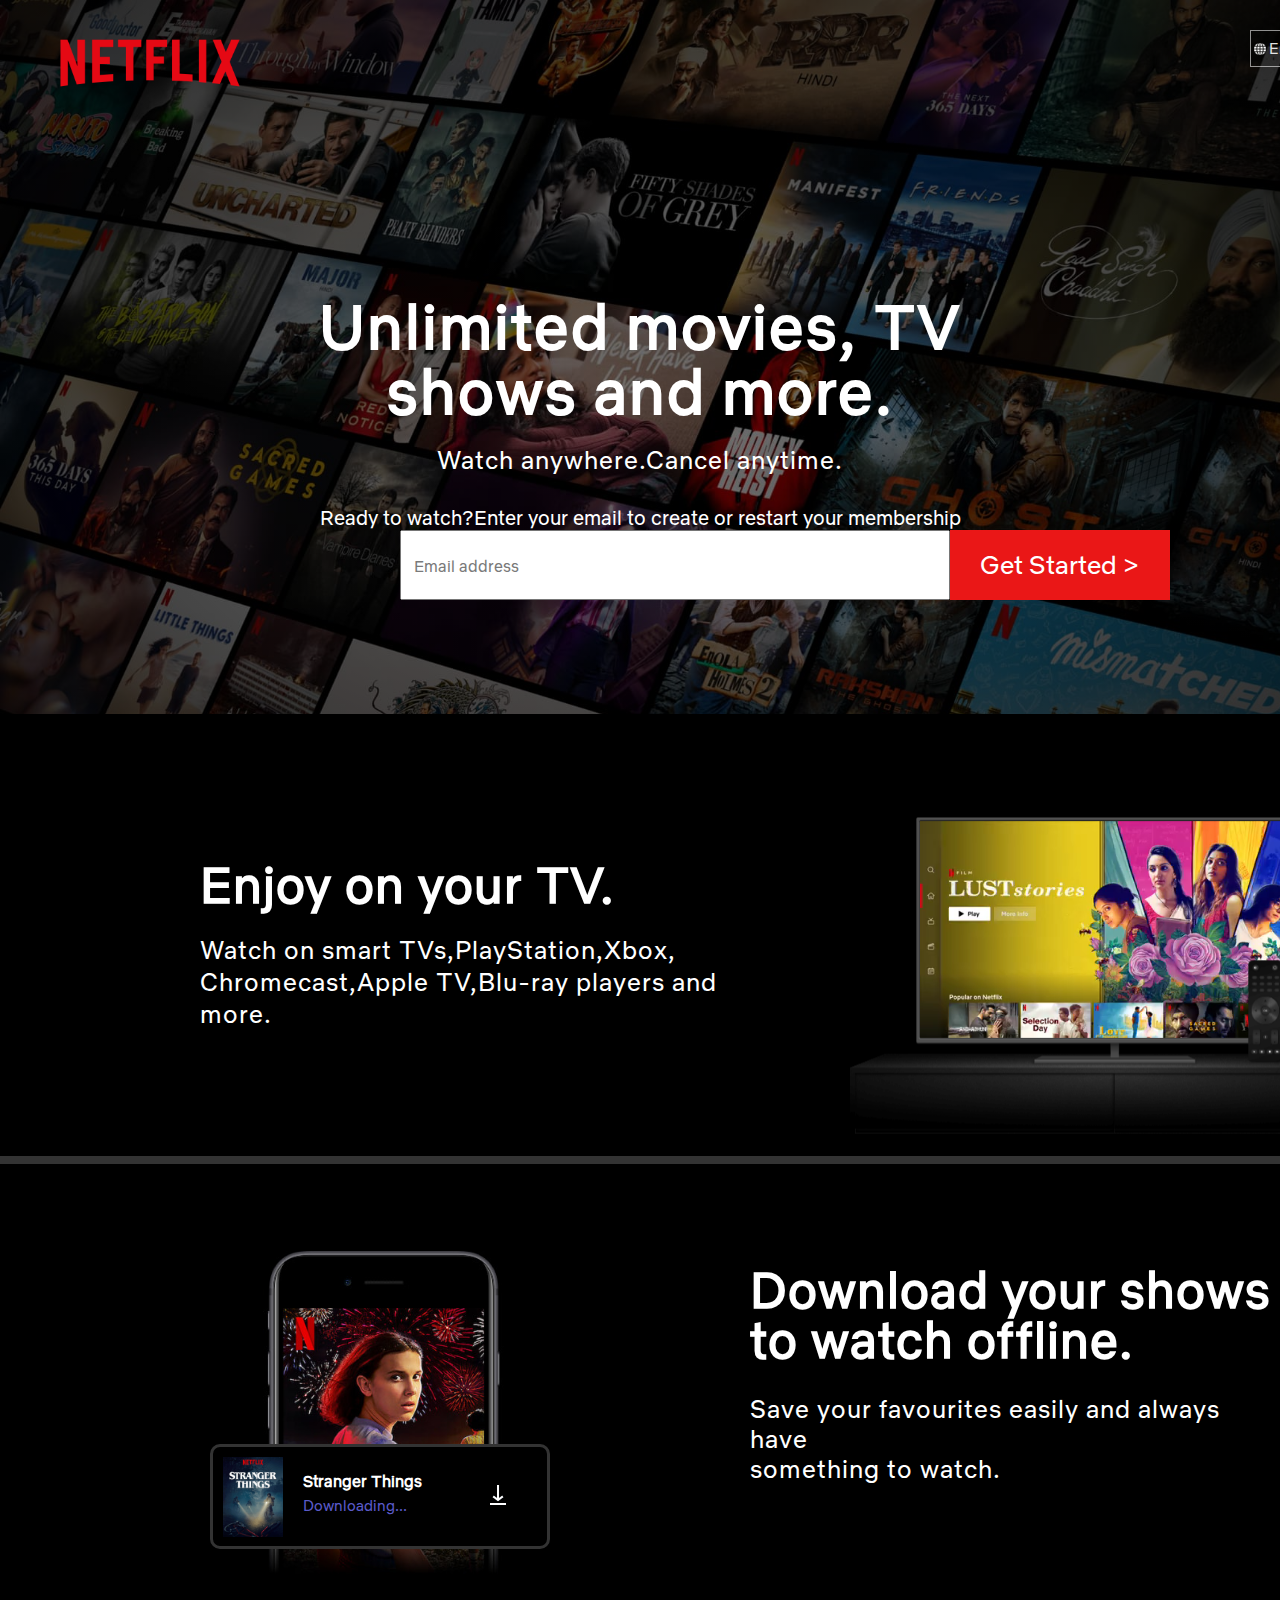
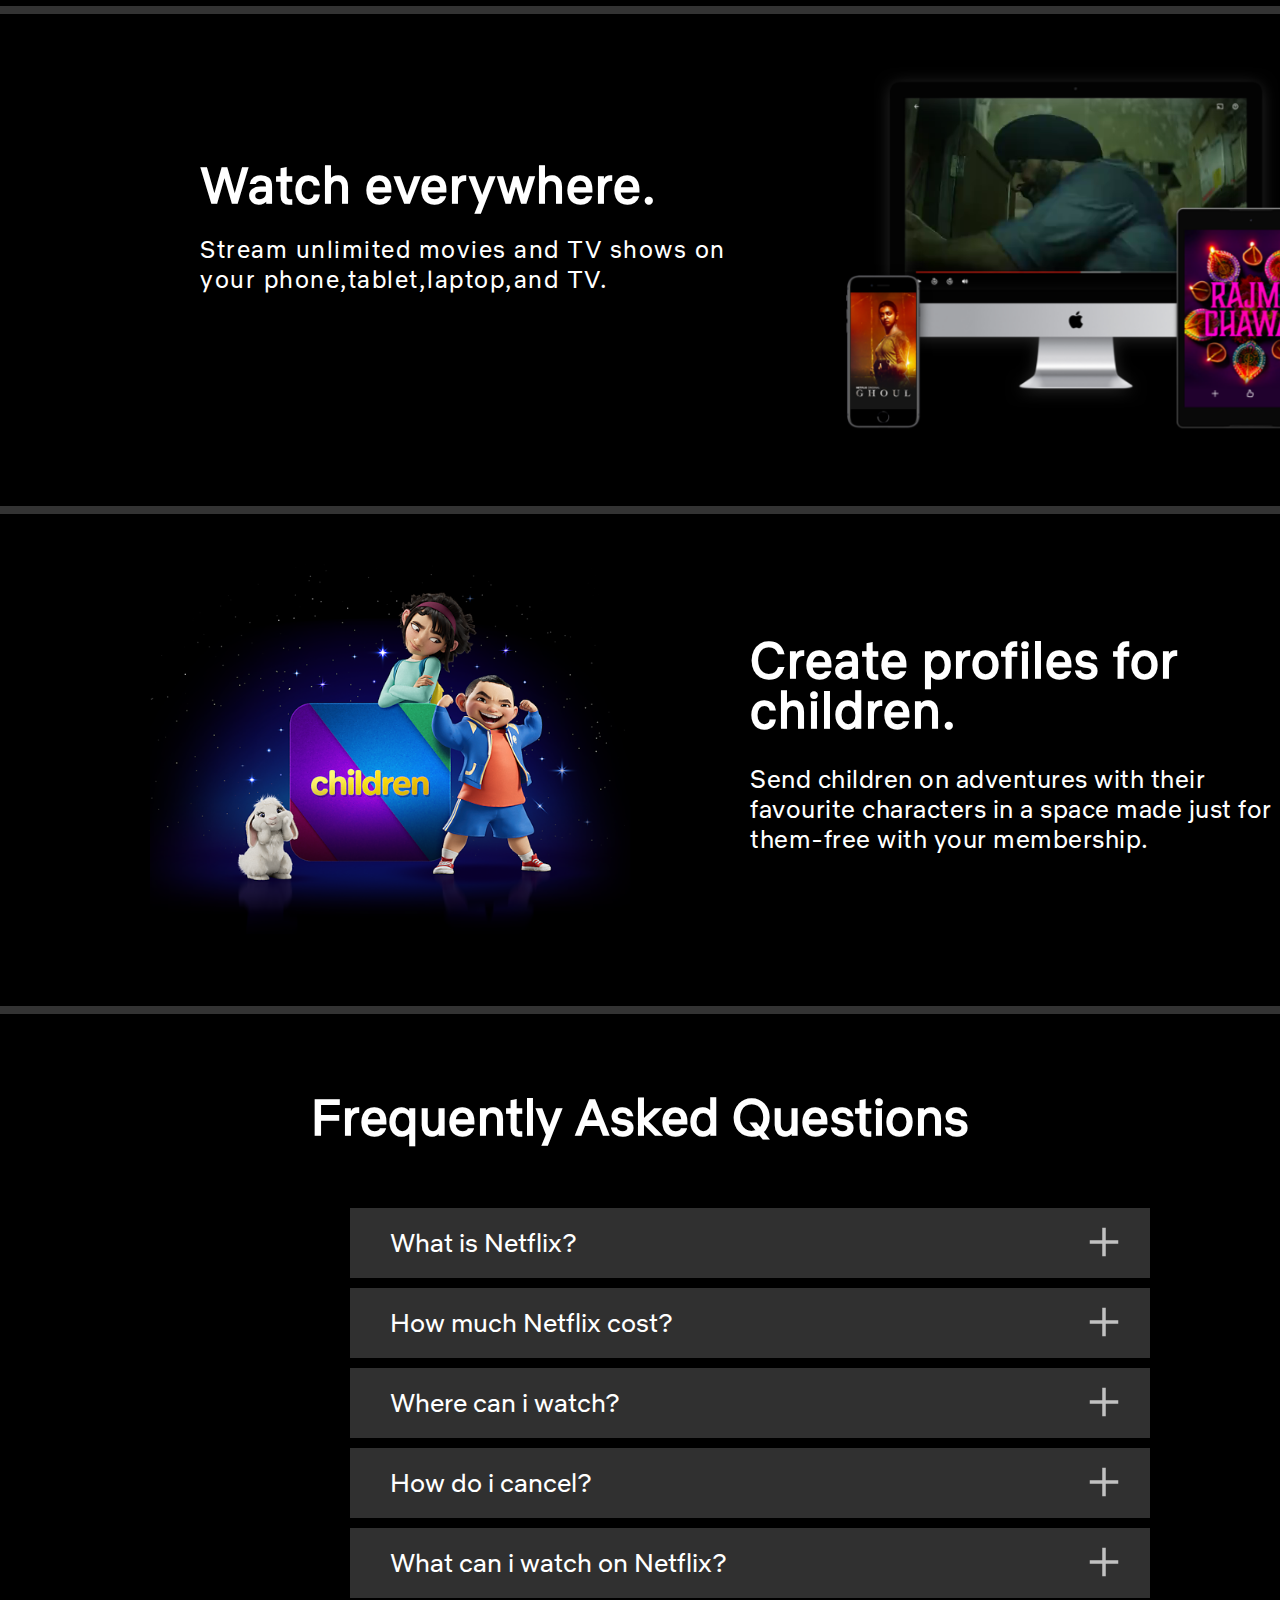
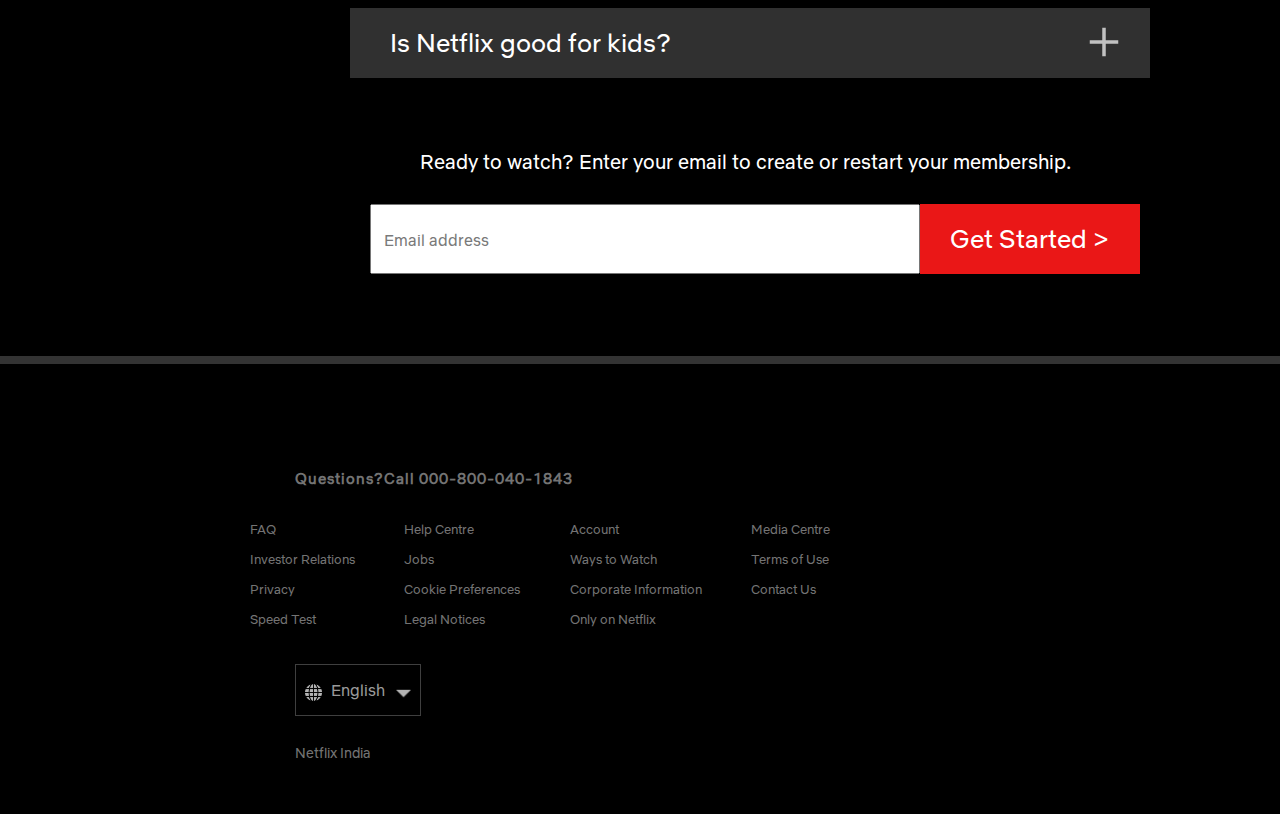
<file: index.html>
<!DOCTYPE html>
<html lang="en">
<head>
    <meta charset="UTF-8">
    <meta http-equiv="X-UA-Compatible" content="IE=edge">
    <meta name="viewport" content="width=device-width, initial-scale=1.0">
    <title>Netflix India-Watch TV Shows Online, Watch Movies Online</title>
    <link rel="icon" type="image/x-icon" href="./images/Title Logo.png">
    <link rel="stylesheet" href="./netflix.css">
  </head>
<body>
    <header>
        <img src="./images/Main logo.png" alt="">
        <img src="./images/lang.png" id="logo1" alt="">
        <button id="header-lang-button" > English </button>
        <img src="./images/drop.png" id="logo2" alt="">
        <button id="header-signin-button">Sign In</button>
    </header>
    <section>
<!--Section 1 -->
    <div class="main-login-page">
        <div class="Section-1-page-text">
            <h1>Unlimited movies, TV shows and more.</h1>
            <h2>Watch anywhere.Cancel anytime.</h2>
            <h3>Ready to watch?Enter your email to create or restart your membership</h3>
        </div>
        <div class="Section-1-email">
            <input type="email" id="email" autocomplete="off">
            <label>Email address</label>
            <div id="Section-1-email-btn">Get Started ></div>
        </div>
    </div>
<!-- Section 2 -->
    <div class="Section-2">
        <div class="Section-2-text">
            <h1>Enjoy on your TV.</h1>
            <h3>Watch on smart TVs,PlayStation,Xbox,<br>Chromecast,Apple TV,Blu-ray players and <br>more.</h3>
        </div>
        <div class="Section-2-tv">
            <video src="./video/video1.m4v"   autoplay="" loop=""  ></video>
            <img src="./images/Tv 1.png" alt="">
        </div>
    </div>
<!-- Section 3 -->
    <div class="Section-3">
        <div class="book-sec">
            <img src="./images/boxshot.png" class="box-img" alt="">
            <p id="box-p1">Stranger Things</p>
            <p id="box-p2">Downloading...</p> 
            <img src="./images/dwnld gif.gif" class="gif" alt="">
        </div>
        <div class="Ad-1">
            <img src="./images/mobgirl.jpg" id="mobgirl" alt="">
        </div>
        <div class="Section-3-text">
            <h1>Download your shows <br>to watch offline.</h1>
            <h3>Save your favourites easily and always have <br>something to watch.</h3>
        </div>
    </div>
<!-- Section 4 -->
    <div class="Section-4">
        <div class="Section-4-text">
            <h1>Watch everywhere.</h1>
            <h3>Stream unlimited movies and TV shows on <br>your phone,tablet,laptop,and TV.</h3>
        </div>
        <div class="Section-4-tv">
            <video src="./video/video 2.m4v" autoplay="" loop=""></video>
            <img src="./images/Tv 2.png" alt="">
        </div>
    </div>
<!-- Section 5 kids -->
    <div class="Section-5">
        <div class="Ad-2">
            <img src="./images/childsec.png" alt="">
        </div>
        <div class="Section-5-text">
            <h1>Create profiles for <br>children.</h1>
            <h3>Send children on adventures with their <br>favourite characters in a space made just for<br> them-free with your membership.</h3>
        </div>
    </div>
<!-- Section 6 FAQ -->
    <div class="Section-6">
        <h1>Frequently Asked Questions</h1>
        <div class="Faq-list">
            <div class="faq ">What is Netflix? <img src="./images/plus.png" alt=""></div>
            <div class="faq">How much Netflix cost? <img src="./images/plus.png" alt=""></div>
            <div class="faq">Where can i watch? <img src="./images/plus.png" alt=""></div>
            <div class="faq">How do i cancel? <img src="./images/plus.png" alt=""></div>
            <div class="faq">What can i watch on Netflix? <img src="./images/plus.png" alt=""></div>
            <div class="faq">Is Netflix good for kids? <img src="./images/plus.png" alt=""></div>
        </div>
        <h4>Ready to watch? Enter your email to create or restart your membership.</h4>
        <div class="Section-6-faq-email"> 
            <input type="email" id="email2" autocomplete="off">
            <label>Email address</label>
        <div id="Section-6-email-btn">Get Started ></div>
        </div>
    </div>
    </section>
<!-- Footer Section -->
    <footer>
        <h3>Questions?Call 000-800-040-1843</h3>
    <div class="footer-list">
        <ul class="lst1">
            <li> <a href="">FAQ</a> </li>
            <li><a href="">Investor Relations</a> </li>
            <li><a href="">Privacy</a> </li>
            <li><a href="">Speed Test</a> </li>
        </ul>
        <ul class="lst2">
            <li><a href="">Help Centre</a> </li>
            <li><a href="">Jobs</a> </li>
            <li><a href="">Cookie Preferences</a> </li>
            <li><a href="">Legal Notices</a> </li>
        </ul>
        <ul class="lst3">
            <li><a href="">Account</a> </li>
            <li><a href="">Ways to Watch</a> </li>
            <li><a href="">Corporate Information</a> </li>
            <li><a href="">Only on Netflix</a> </li>
        </ul>
        <ul class="lst4">
            <li><a href="">Media Centre</a> </li>
            <li><a href=""> Terms of Use</a></li>
            <li><a href=""> Contact Us</a></li>
        </ul>
    </div>
    <!-- Footer button section -->
    <div>
        <img src="./images/lang.png" id="ftrlogo1" alt="">
        <button id="footer-lang-button" >English</button>
        <img src="./images/drop.png" id="ftrlogo2" alt="">
    </div>
        <p>Netflix India</p>
    </footer>
</body>
</html>
</file>
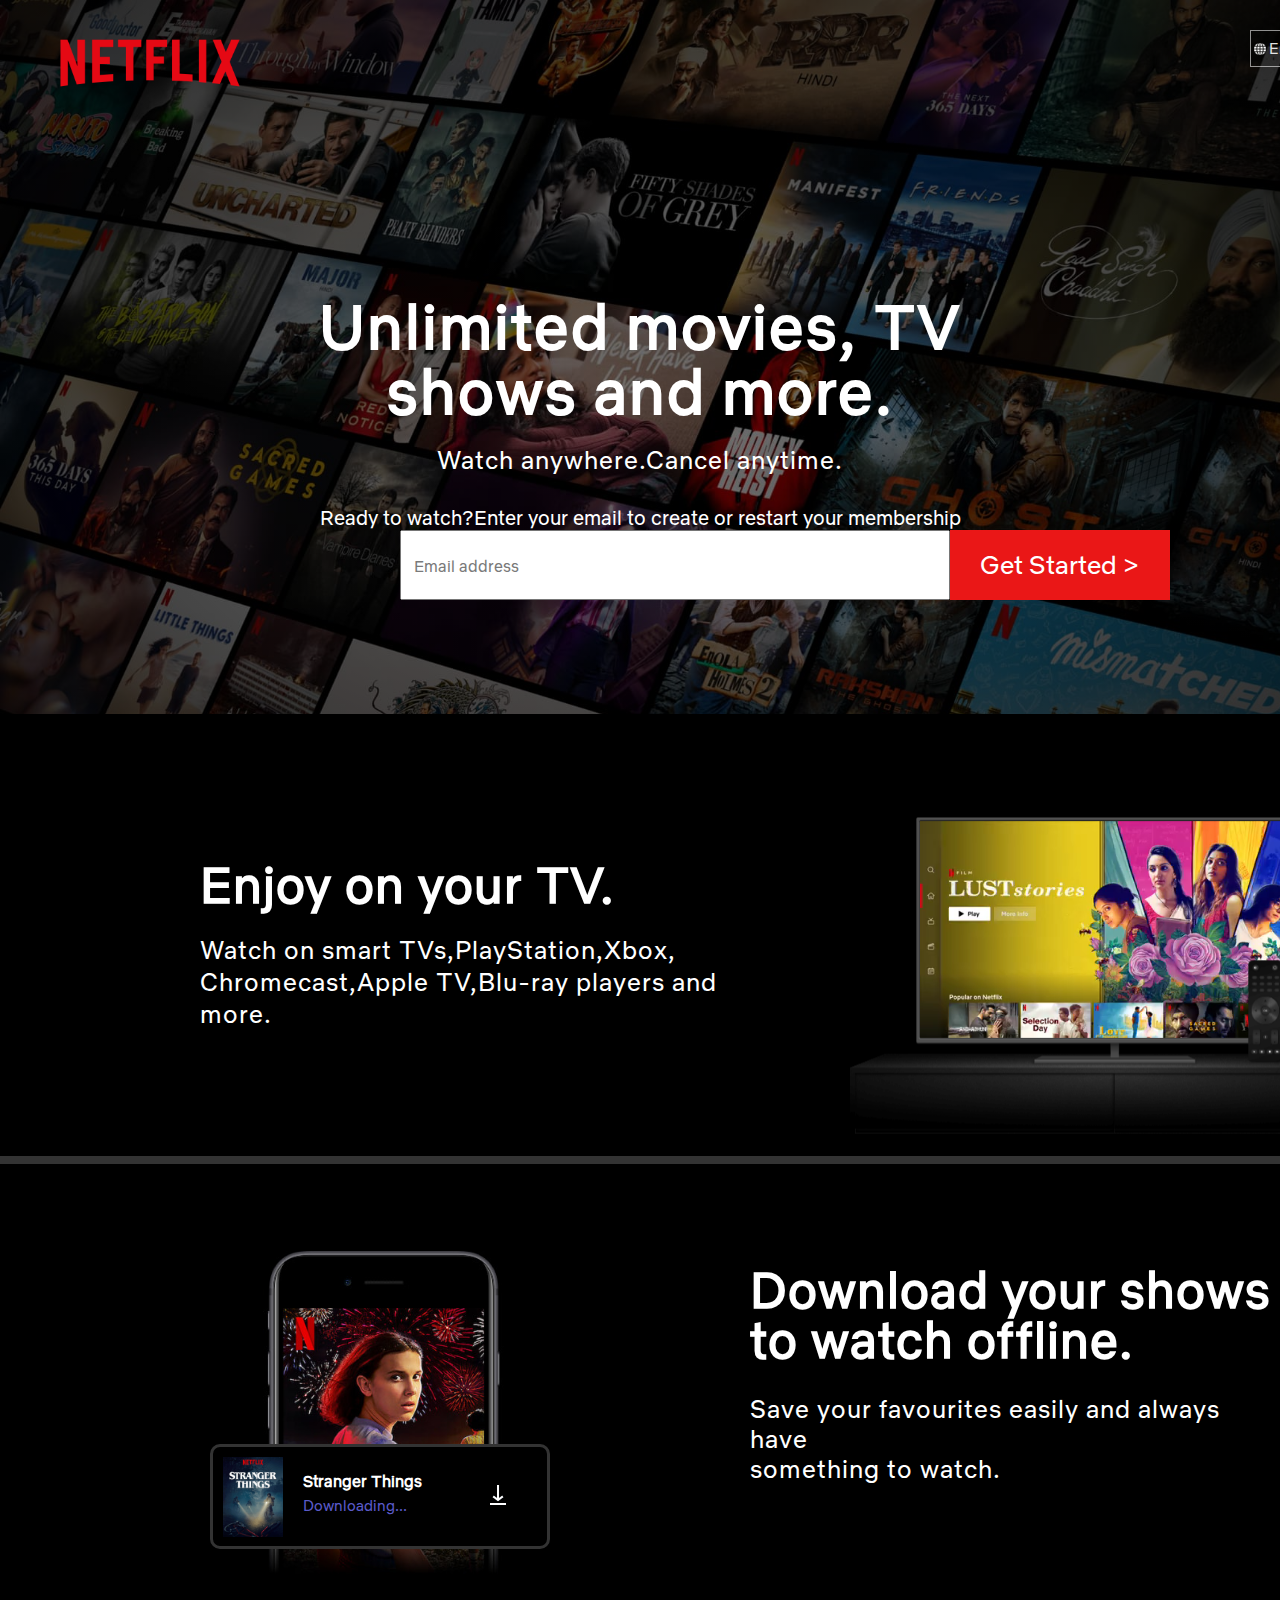
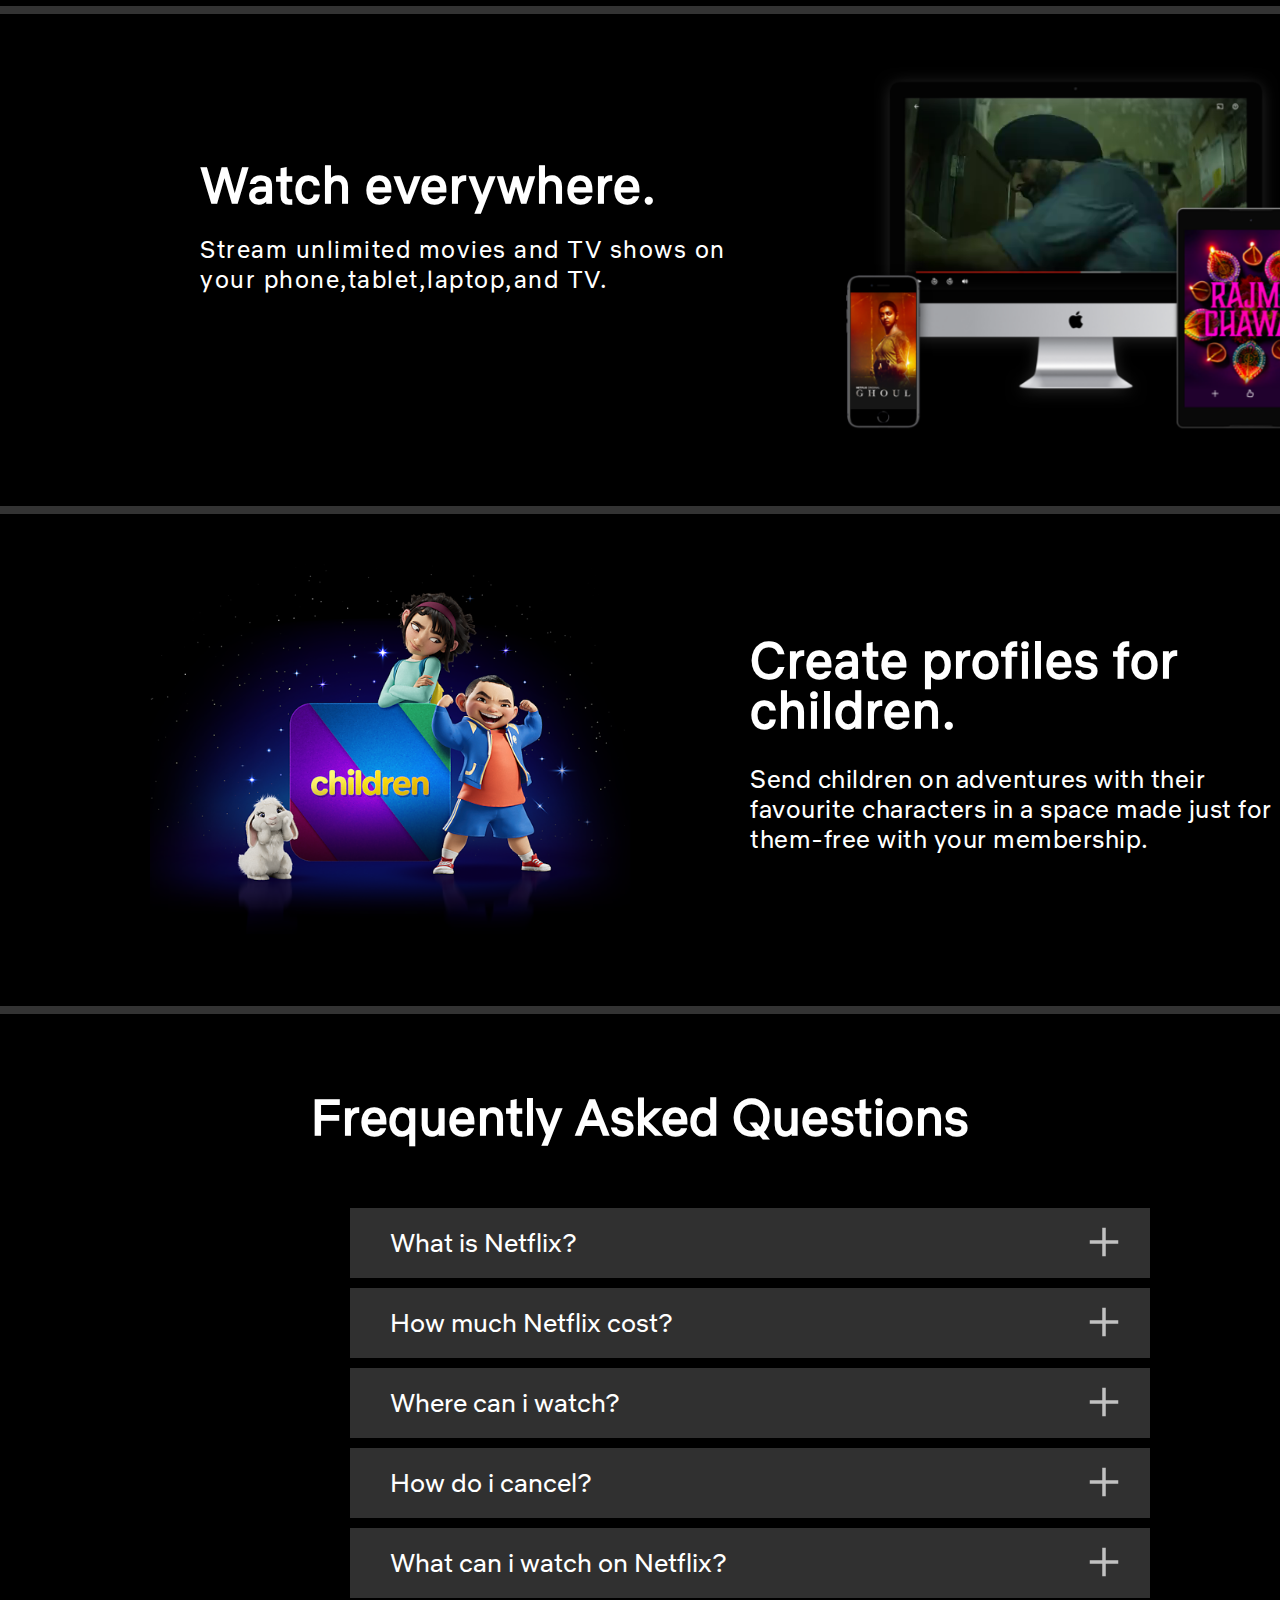
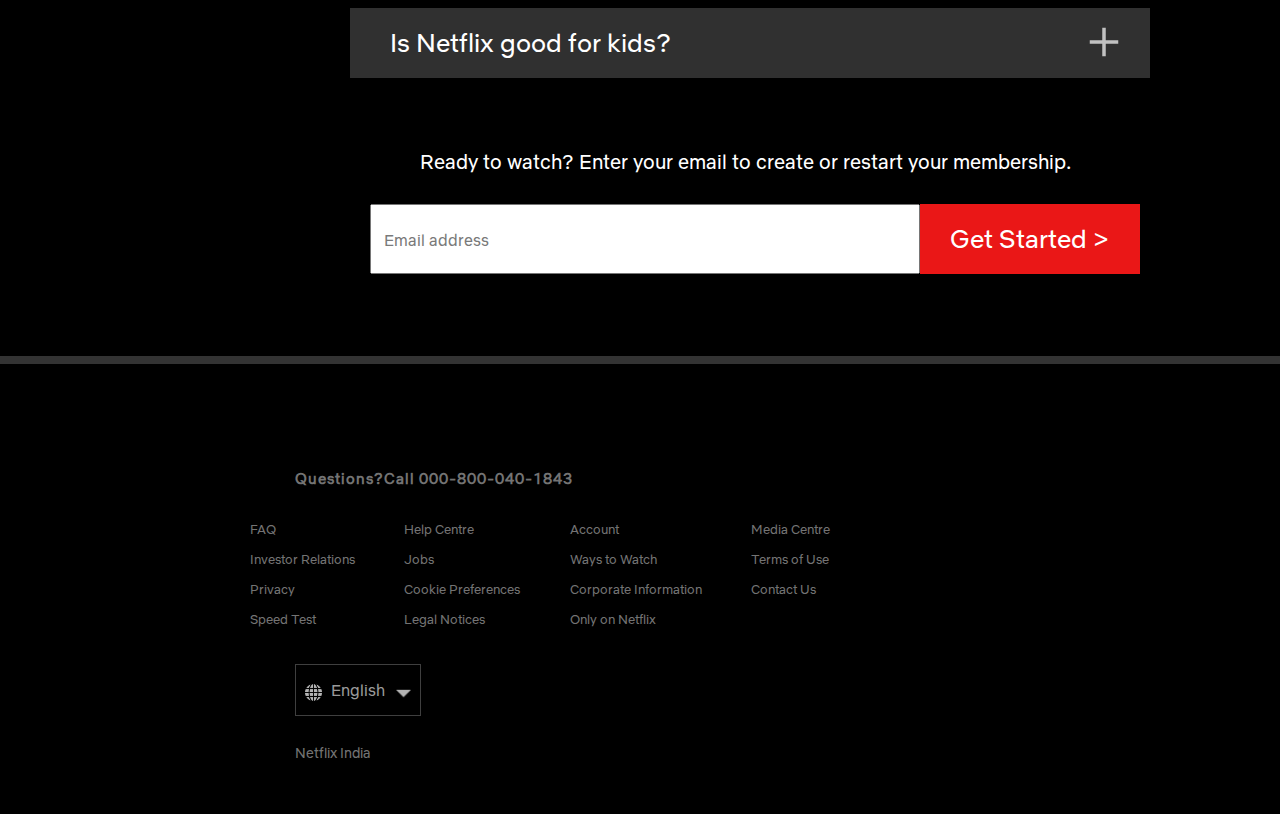
<file: index.html.html>
<!DOCTYPE html>
<html lang="en">
<head>
    <meta charset="UTF-8">
    <meta http-equiv="X-UA-Compatible" content="IE=edge">
    <meta name="viewport" content="width=device-width, initial-scale=1.0">
    <title>Netflix India-Watch TV Shows Online, Watch Movies Online</title>
    <link rel="icon" type="image/x-icon" href="./images/Title Logo.png">
    <link rel="stylesheet" href="./netflix.css">
  </head>
<body>
    <header>
        <img src="./images/Main logo.png" alt="">
        <img src="./images/lang.png" id="logo1" alt="">
        <button id="header-lang-button" > English </button>
        <img src="./images/drop.png" id="logo2" alt="">
        <button id="header-signin-button">Sign In</button>
    </header>
    <section>
<!--Section 1 -->
    <div class="main-login-page">
        <div class="Section-1-page-text">
            <h1>Unlimited movies, TV shows and more.</h1>
            <h2>Watch anywhere.Cancel anytime.</h2>
            <h3>Ready to watch?Enter your email to create or restart your membership</h3>
        </div>
        <div class="Section-1-email">
            <input type="email" id="email" autocomplete="off">
            <label>Email address</label>
            <div id="Section-1-email-btn">Get Started ></div>
        </div>
    </div>
<!-- Section 2 -->
    <div class="Section-2">
        <div class="Section-2-text">
            <h1>Enjoy on your TV.</h1>
            <h3>Watch on smart TVs,PlayStation,Xbox,<br>Chromecast,Apple TV,Blu-ray players and <br>more.</h3>
        </div>
        <div class="Section-2-tv">
            <video src="./video/video1.m4v"   autoplay="" loop=""  ></video>
            <img src="./images/Tv 1.png" alt="">
        </div>
    </div>
<!-- Section 3 -->
    <div class="Section-3">
        <div class="book-sec">
            <img src="./images/boxshot.png" class="box-img" alt="">
            <p id="box-p1">Stranger Things</p>
            <p id="box-p2">Downloading...</p> 
            <img src="./images/dwnld gif.gif" class="gif" alt="">
        </div>
        <div class="Ad-1">
            <img src="./images/mobgirl.jpg" id="mobgirl" alt="">
        </div>
        <div class="Section-3-text">
            <h1>Download your shows <br>to watch offline.</h1>
            <h3>Save your favourites easily and always have <br>something to watch.</h3>
        </div>
    </div>
<!-- Section 4 -->
    <div class="Section-4">
        <div class="Section-4-text">
            <h1>Watch everywhere.</h1>
            <h3>Stream unlimited movies and TV shows on <br>your phone,tablet,laptop,and TV.</h3>
        </div>
        <div class="Section-4-tv">
            <video src="./video/video 2.m4v" autoplay="" loop=""></video>
            <img src="./images/Tv 2.png" alt="">
        </div>
    </div>
<!-- Section 5 kids -->
    <div class="Section-5">
        <div class="Ad-2">
            <img src="./images/childsec.png" alt="">
        </div>
        <div class="Section-5-text">
            <h1>Create profiles for <br>children.</h1>
            <h3>Send children on adventures with their <br>favourite characters in a space made just for<br> them-free with your membership.</h3>
        </div>
    </div>
<!-- Section 6 FAQ -->
    <div class="Section-6">
        <h1>Frequently Asked Questions</h1>
        <div class="Faq-list">
            <div class="faq ">What is Netflix? <img src="./images/plus.png" alt=""></div>
            <div class="faq">How much Netflix cost? <img src="./images/plus.png" alt=""></div>
            <div class="faq">Where can i watch? <img src="./images/plus.png" alt=""></div>
            <div class="faq">How do i cancel? <img src="./images/plus.png" alt=""></div>
            <div class="faq">What can i watch on Netflix? <img src="./images/plus.png" alt=""></div>
            <div class="faq">Is Netflix good for kids? <img src="./images/plus.png" alt=""></div>
        </div>
        <h4>Ready to watch? Enter your email to create or restart your membership.</h4>
        <div class="Section-6-faq-email"> 
            <input type="email" id="email2" autocomplete="off">
            <label>Email address</label>
        <div id="Section-6-email-btn">Get Started ></div>
        </div>
    </div>
    </section>
<!-- Footer Section -->
    <footer>
        <h3>Questions?Call 000-800-040-1843</h3>
    <div class="footer-list">
        <ul class="lst1">
            <li> <a href="">FAQ</a> </li>
            <li><a href="">Investor Relations</a> </li>
            <li><a href="">Privacy</a> </li>
            <li><a href="">Speed Test</a> </li>
        </ul>
        <ul class="lst2">
            <li><a href="">Help Centre</a> </li>
            <li><a href="">Jobs</a> </li>
            <li><a href="">Cookie Preferences</a> </li>
            <li><a href="">Legal Notices</a> </li>
        </ul>
        <ul class="lst3">
            <li><a href="">Account</a> </li>
            <li><a href="">Ways to Watch</a> </li>
            <li><a href="">Corporate Information</a> </li>
            <li><a href="">Only on Netflix</a> </li>
        </ul>
        <ul class="lst4">
            <li><a href="">Media Centre</a> </li>
            <li><a href=""> Terms of Use</a></li>
            <li><a href=""> Contact Us</a></li>
        </ul>
    </div>
    <!-- Footer button section -->
    <div>
        <img src="./images/lang.png" id="ftrlogo1" alt="">
        <button id="footer-lang-button" >English</button>
        <img src="./images/drop.png" id="ftrlogo2" alt="">
    </div>
        <p>Netflix India</p>
    </footer>
</body>
</html>
</file>
<file: netflix.css>
*{
    box-sizing: border-box;
    margin: 0;
    padding: 0;   
}
body{
    color: white;
    background-color: #000;
}
@font-face {
    font-family: "Netflix";
    src: url(./fonts/NetflixSans-Regular.otf);
}
/* Header Section*/
header img{
    width: 220px;
    height: 120px;
    position: relative;
    left: 40px;  
      z-index: 1;
}
#header-lang-button{
    position: absolute;
    top: 30px;
    left: 1250px;
    text-decoration: none;
    background-color: transparent;
    border: 1px solid rgba(255, 255, 255, 0.562);
    padding: 8px 18px 8px 18px ;
    color: rgba(255, 255, 255, 0.888);
    font-size: 15px;
    font-family: 'Netflix';
    z-index: 1;
    cursor: pointer;
}
#logo1{
    position: relative;
    left: 1030px;
    bottom: 65px;
    height: 12px;
    width: 12px;
}
#logo2{
    position: relative;
    left: 1083px;
    bottom: 65px;
    height: 10px;
    width: 10px;
}
#header-signin-button{
    position: absolute;
    top: 30px;
    left: 1380px;
    text-decoration: none;
    background-color: rgb(219, 35, 35);
    padding: 8px 20px 8px 20px ;
    color: white;
    font-family: 'Netflix';
    font-size: 15px;
    border-radius: 5px;
    z-index: 1;
    cursor: pointer;
}
/* Section 1 */
.main-login-page{
    position: absolute;
    top: 0;
    left: 0;  
    height: 94%; 
    width: 100%;
    background-image:radial-gradient(rgba(0,0,0,0.4),rgba(0,0,0,0.8)), url(./images/Main.jpg ) ;
    background-size: cover;
    border-bottom: 8px solid #333;
}
.Section-1-page-text{
    position: relative;
    top: 35%;
    display: flex;
    flex-direction: column;
    justify-content: center;
    align-items: center;
    color: white;
    font-family: 'Netflix';
    line-height: 50px;
}
.Section-1-page-text h1{
    font-weight: 700;
    font-size: 62px;
    max-width: 750px;
    line-height: 65px;
    text-align: center;
    letter-spacing: 2px;
}
.Section-1-page-text h2{
    font-weight: 200;
    font-size: 25px;
    letter-spacing: 1px;
    line-height: 75px;
}
.Section-1-page-text h3{
    font-size: 20px;
    font-weight: 100;
    line-height: 40px;
}
/* Email Section */
.main-login-page input{
    width: 550px;
    height: 70px;
}
.main-login-page label{
    position: relative;
    right: 540px;
    top: 2px;
    color:#222;
    font-family: 'Netflix';
    opacity: 0.6;
}
.Section-1-email{
    position: absolute;
    top: 530px;
    left: 400px;
}
#Section-1-email-btn{
    position: absolute;
    left: 550px;
    bottom: 0px;
    width: 220px;
    height: 70px;
    background-color: rgb(234, 23, 23);
    color: white;
    font-size: 26px;
    padding: 18px 10px 10px 30px ;
    font-family: 'Netflix';
    cursor: pointer;
}
/* Section 2 */
.Section-2{
    position: relative;
    top: 590px;
    height: 450px;
    background-color: #000;
    border-bottom: 8px solid #333;
}
.Section-2-text{
    color: white;
    font-family: 'Netflix';
    padding-left: 200px;
    padding-top: 120px;
}
.Section-2-text h1{
    font-size: 50px;
    letter-spacing: 1px;
    line-height: 100px;
}
.Section-2-text h3{
    font-size: 25px;
    letter-spacing: 1px;
    font-weight: 100;
}
.Section-2-tv img{
    height: 90%;
    position: absolute;
    bottom: 20px;
    left: 850px;
}
.Section-2-tv video{
    width: 386px;
    height: 91%;
    position: absolute;
    bottom: 25px;
    left: 920px;
    z-index: 0;
}
/* Section 3 */
.Section-3{
    position: relative;
    top:  590px;
    height: 450px;
    background-color: #000;
    border-bottom: 8px solid #333;
}
.Section-3-text{
    position: absolute;
    left: 750px;
    top: 100px;
    font-family: 'Netflix';
}
.Section-3-text h1{
    font-size: 50px;
    letter-spacing: 1px;
    line-height: 50px;
    padding-bottom: 30px;
}
.Section-3-text h3{
    font-size: 25px;
    letter-spacing: 1px;
    font-weight: 100;
    line-height: 30px;
}
#mobgirl{
    position: absolute;
    left: 130px;
    top: 30px;
    height: 380px;
}
.book-sec{
    position: absolute;
    left: 210px;
    top: 280px;
    width: 340px;
    height: 105px;
    border: 3px solid #333;
    border-radius: 10px;
    background-color: #000;
    z-index: 1;
    font-family: 'Netflix';
}
.box-img{
    position: relative;
    top: 10px;
    left: 10px;
    width: 60px;
    height: 80px;
}
#box-p1{
    position: relative;
    bottom: 60px;
    left: 90px;
    font-weight: 800;
}
#box-p2{
    position: relative;
    bottom: 55px;
    color: rgb(90, 90, 201);
    left: 90px;
    font-size: 15px;
}
.gif{
    height: 50px;
    width: 50px;
    position: relative;
    bottom: 100px;
    left: 260px;
}
/* Section 4 */
.Section-4{
    position: relative;
    top:  590px;
    height: 500px;
    background-color: #000;
    border-bottom: 8px solid #333;
}
.Section-4-text{
    color: white;
    font-family: 'Netflix';
    padding-left: 200px;
    padding-top: 120px;
}
.Section-4-text h1{
    font-size: 50px;
    letter-spacing: 1px;
    line-height: 100px;
}
.Section-4-text h3{
    font-size: 24px;
    letter-spacing: 1.5px;
    font-weight: 100;
}
.Section-4-tv img{
    height: 85%;
    position: absolute;
    bottom: 35px;
    left: 800px;
}
.Section-4-tv video{
    width: 350px;
    height: 90%;
    position: absolute;
    bottom: 100px;
    left: 900px;
    z-index: 0;
}
/* Section 5 */
.Section-5{
    position: relative;
    top:  590px;
    height: 500px;
    background-color: #000;
    border-bottom: 8px solid #333;    
}
.Section-5-text{
    position: absolute;
    left: 750px;
    top: 120px;
    font-family: 'Netflix';
}
.Section-5-text h1{
    font-size: 50px;
    letter-spacing: 1px;
    line-height: 50px;
    padding-bottom: 30px;
}
.Section-5-text h3{
    font-size: 25px;
    letter-spacing: 0.5px;
    font-weight: 100;
    line-height: 30px;
}
.Ad-2 img{
    position: relative;
    left: 150px;
    top: 50px;
    width: 500px;
    height: 370px;
}
/* Section 6 */
.Section-6{
    position: relative;
    top:  590px;
    height: 950px;
    background-color: #000;
    border-bottom: 8px solid #333;
    font-family: 'Netflix';
}
.Section-6 h1{
    position: relative;
    top: 70px;
    font-size: 50px;
    text-align: center;
    letter-spacing: 0.5px;
}
.Section-6 h4{
    position: absolute;
    top: 735px;
    left: 420px;
    font-size: 20px;
    font-weight: 100;
}
/* FAQ Section */
.Faq-list{
    position: relative;
    top: 130px;
    left: 350px;
    width: 500px;
    line-height: 70px;
    font-size: 26px;
    cursor: pointer;
} 
.faq img{
    position: absolute;
   left: 730px;
   padding-top: 10px;
   opacity: 0.7;
}
.faq{
    width: 800px;
    padding-left: 40px;
    margin-bottom: 10px;
    background-color: #303030;
}
/* Section 6 Email Section */
.Section-6-faq-email{
    position: absolute;
    top: 790px;
    left: 370px;
}
#Section-6-email-btn{
    position:absolute;
    left: 550px;
    bottom: 0px;
    width: 220px;
    height: 70px;
    background-color: rgb(234, 23, 23);
    color: white;
    font-size: 26px;
    padding: 18px 10px 10px 30px ;
    font-family: 'Netflix';
    cursor: pointer;
}
.Section-6 input{
    width: 550px;
    height: 70px;
}
.Section-6 label{
    position: relative;
    right: 540px;
    top: 2px;
    color:#222;
    font-family: 'Netflix';
    opacity: 0.6;
}
/* Footer Section */
footer{
    position: relative;
    top:  590px;
    height: 450px;
    background-color: #000;
    color: #737373;
    font-family: 'Netflix';
}
footer h3{
    position: absolute;
    top: 105px;
    left: 295px;
    font-weight: none;
    font-size: 15px;
    letter-spacing: 1px;
}
footer p{
    position: absolute;
    top: 380px;
    left: 295px;
    font-weight: none;
    font-size: 14px;
}
.lst1{
    margin-left: 50px;
}
.lst4 {
    margin-right: 250px;
}
.footer-list{
    display: flex;
    flex-direction: row;
    justify-content: space-evenly;
    padding: 150px;
    line-height: 30px;
    font-weight: none;
    font-size: 13px;
    color: #737373;
    text-decoration: none;
    margin: 0;
} 
ul a{
    color: #737373;
    text-decoration: none;
}
li:hover{
    text-decoration: underline;
}
ul{
    list-style-type: none;
}
#footer-lang-button{
    position: absolute;
    top: 300px;
    left: 295px;
    text-decoration: none;
    background-color: transparent;
    border: 1px solid  #7373738c;
    color: #999;
    padding: 15px 35px 15px 35px ;
    font-size: 16px;
    font-family: 'Netflix';
}
#ftrlogo1{
    position: relative;
    left: 305px;
    bottom: 100px;
    height: 17px;
    width: 17px;
    opacity: 0.7;
}
#ftrlogo2{
    position: relative;
    left: 375px;
    bottom: 100px;
    height: 15px;
    width: 15px;
    opacity: 0.7;
}
</file>
